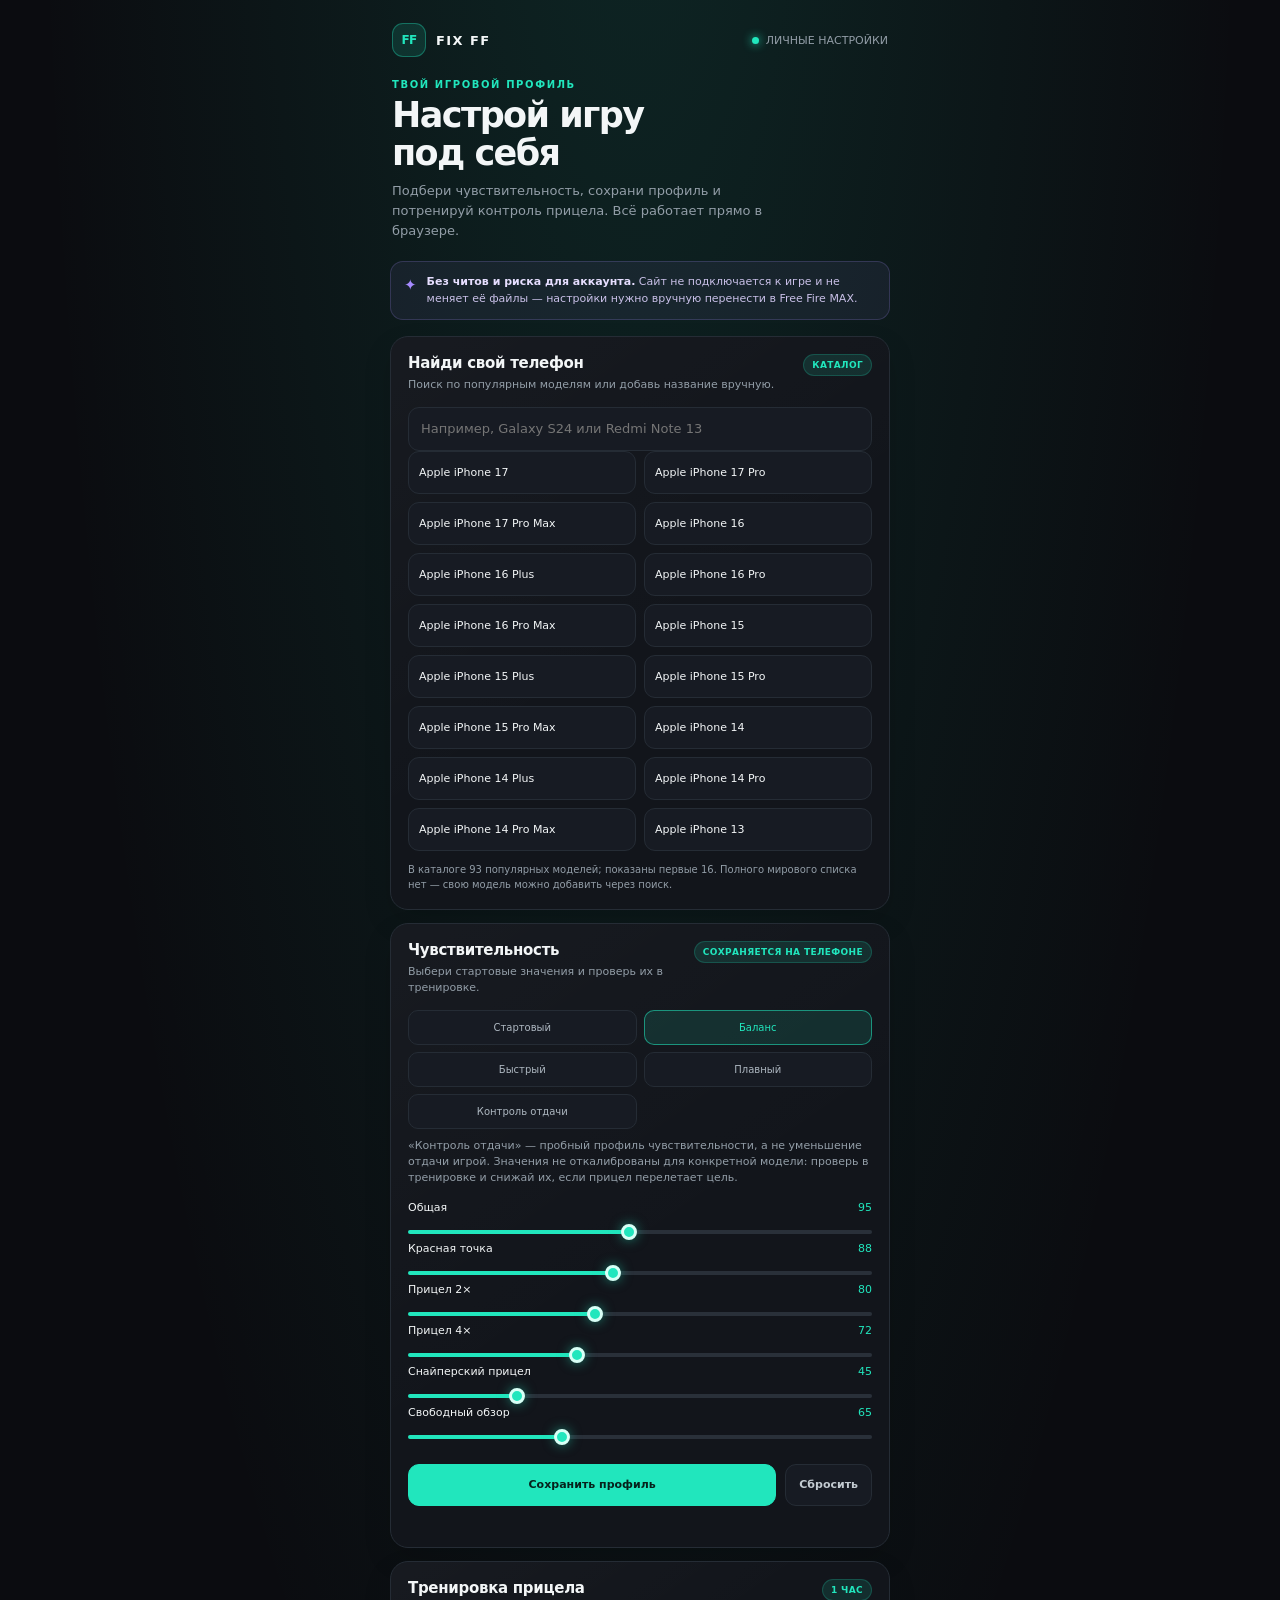
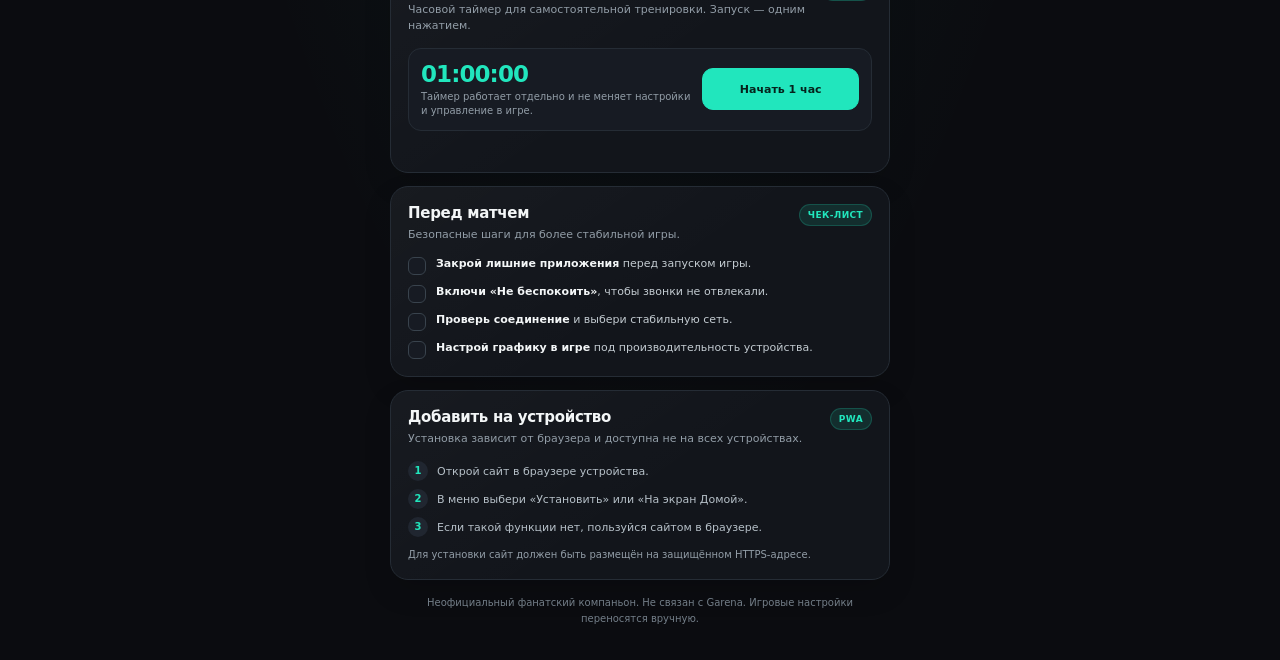
<file: index.html>
<!doctype html>
<html lang="ru">
  <head>
    <meta charset="utf-8">
    <meta name="viewport" content="width=device-width, initial-scale=1, viewport-fit=cover">
    <meta name="theme-color" content="#0b0c10">
    <meta name="description" content="Настройки чувствительности и тренировка для Free Fire MAX. Работает как приложение на iPhone.">
    <title>FIX FF — настройки и тренировка</title>
    <link rel="manifest" href="manifest.webmanifest">
    <link rel="icon" href="icon.svg" type="image/svg+xml">
    <link rel="apple-touch-icon" href="apple-touch-icon.png">
    <style>
      :root {
        color-scheme: dark;
        --bg: #0b0c10;
        --panel: #12151b;
        --panel-soft: #171b23;
        --line: #252c35;
        --text: #f3f6f7;
        --muted: #929da7;
        --accent: #21e6bd;
        --accent-soft: rgba(33, 230, 189, .12);
        --purple: #a68aff;
        --danger: #ff847b;
        font-family: Inter, ui-sans-serif, system-ui, -apple-system, BlinkMacSystemFont, "Segoe UI", sans-serif;
        font-synthesis: none;
      }

      * { box-sizing: border-box; }

      body {
        min-height: 100vh;
        margin: 0;
        padding: max(18px, env(safe-area-inset-top)) 16px max(26px, env(safe-area-inset-bottom));
        background:
          radial-gradient(ellipse at 50% -18%, rgba(33, 230, 189, .12), transparent 38rem),
          var(--bg);
        color: var(--text);
      }

      button, input { font: inherit; }
      button { color: inherit; }
      .shell { width: min(100%, 500px); margin: 0 auto; }
      .topbar { display: flex; align-items: center; justify-content: space-between; margin: 5px 2px 22px; }
      .brand { display: flex; align-items: center; gap: 10px; font-size: 13px; font-weight: 800; letter-spacing: .11em; }
      .brand-mark {
        display: grid;
        width: 34px;
        height: 34px;
        place-items: center;
        border: 1px solid rgba(33, 230, 189, .35);
        border-radius: 11px;
        background: var(--accent-soft);
        color: var(--accent);
        font-size: 12px;
        letter-spacing: -.05em;
      }
      .offline { display: flex; align-items: center; gap: 7px; color: var(--muted); font-size: 11px; }
      .dot { width: 7px; height: 7px; border-radius: 50%; background: var(--accent); box-shadow: 0 0 10px var(--accent); }
      .hero { margin: 0 2px 20px; }
      .eyebrow { color: var(--accent); font-size: 10px; font-weight: 800; letter-spacing: .16em; text-transform: uppercase; }
      h1 { margin: 7px 0 8px; font-size: clamp(26px, 7vw, 35px); letter-spacing: -.045em; line-height: 1.08; }
      .intro { max-width: 390px; margin: 0; color: var(--muted); font-size: 13px; line-height: 1.55; }
      .notice {
        display: flex;
        gap: 10px;
        margin: 0 0 16px;
        padding: 12px 13px;
        border: 1px solid rgba(166, 138, 255, .2);
        border-radius: 13px;
        background: rgba(166, 138, 255, .07);
        color: #c9c0e8;
        font-size: 11px;
        line-height: 1.5;
      }
      .notice strong { color: #e6deff; }
      .notice-icon { flex: 0 0 auto; color: var(--purple); font-size: 15px; }
      .card {
        margin-bottom: 13px;
        padding: 17px;
        border: 1px solid var(--line);
        border-radius: 18px;
        background: linear-gradient(145deg, rgba(255,255,255,.025), transparent 55%), var(--panel);
        box-shadow: 0 12px 28px rgba(0,0,0,.13);
      }
      .card-heading { display: flex; align-items: flex-start; justify-content: space-between; gap: 12px; margin-bottom: 14px; }
      h2 { margin: 0; font-size: 15px; letter-spacing: -.02em; }
      .subheading { margin: 5px 0 0; color: var(--muted); font-size: 11px; line-height: 1.45; }
      .device-note { margin: -7px 0 15px; }
      .tag {
        flex: 0 0 auto;
        padding: 5px 8px;
        border: 1px solid rgba(33, 230, 189, .2);
        border-radius: 20px;
        background: var(--accent-soft);
        color: var(--accent);
        font-size: 9px;
        font-weight: 750;
        letter-spacing: .04em;
      }
      .presets { display: grid; grid-template-columns: repeat(2, minmax(0, 1fr)); gap: 7px; margin-bottom: 16px; }
      .preset {
        min-height: 35px;
        padding: 7px;
        border: 1px solid var(--line);
        border-radius: 10px;
        background: var(--panel-soft);
        color: #aeb8c1;
        font-size: 10px;
        cursor: pointer;
      }
      .preset[aria-pressed="true"] { border-color: rgba(33,230,189,.55); background: var(--accent-soft); color: var(--accent); }
      .slider-row { margin: 0 0 15px; }
      .slider-row:last-child { margin-bottom: 0; }
      .slider-label { display: flex; justify-content: space-between; align-items: center; margin-bottom: 8px; font-size: 11px; }
      .slider-label output { min-width: 30px; color: var(--accent); font-variant-numeric: tabular-nums; text-align: right; }
      input[type="range"] {
        display: block;
        width: 100%;
        height: 20px;
        margin: 0;
        appearance: none;
        background: transparent;
        cursor: pointer;
      }
      input[type="range"]::-webkit-slider-runnable-track { height: 4px; border-radius: 8px; background: linear-gradient(to right, var(--accent) var(--fill, 50%), #293039 var(--fill, 50%)); }
      input[type="range"]::-moz-range-track { height: 4px; border-radius: 8px; background: #293039; }
      input[type="range"]::-moz-range-progress { height: 4px; border-radius: 8px; background: var(--accent); }
      input[type="range"]::-webkit-slider-thumb {
        width: 16px;
        height: 16px;
        margin-top: -6px;
        appearance: none;
        border: 3px solid #d8fff6;
        border-radius: 50%;
        background: var(--accent);
        box-shadow: 0 0 12px rgba(33,230,189,.5);
      }
      input[type="range"]::-moz-range-thumb { width: 10px; height: 10px; border: 3px solid #d8fff6; border-radius: 50%; background: var(--accent); box-shadow: 0 0 12px rgba(33,230,189,.5); }
      .actions { display: flex; gap: 9px; margin-top: 17px; }
      .button {
        min-height: 42px;
        padding: 10px 13px;
        border: 1px solid var(--line);
        border-radius: 11px;
        background: var(--panel-soft);
        font-size: 11px;
        font-weight: 750;
        cursor: pointer;
        transition: transform .15s ease, border-color .15s ease;
      }
      .button:active, .preset:active { transform: scale(.98); }
      .button-primary { flex: 1; border-color: var(--accent); background: var(--accent); color: #06221c; }
      .button-quiet { color: #c3cbd1; }
      .saved-note { min-height: 15px; margin: 9px 0 0; color: var(--accent); font-size: 10px; }
      .device-search { margin-bottom: 12px; }
      .device-search input {
        width: 100%;
        min-height: 44px;
        padding: 10px 12px;
        border: 1px solid var(--line);
        border-radius: 11px;
        outline-color: var(--accent);
        background: var(--panel-soft);
        color: var(--text);
        font-size: 13px;
      }
      .device-results { display: grid; grid-template-columns: repeat(2, minmax(0, 1fr)); gap: 8px; }
      .device-option {
        min-width: 0;
        min-height: 43px;
        padding: 9px 10px;
        border: 1px solid var(--line);
        border-radius: 11px;
        background: var(--panel-soft);
        color: var(--text);
        font-size: 11px;
        text-align: left;
        cursor: pointer;
      }
      .device-option:hover, .device-option:focus-visible { border-color: var(--accent); }
      .device-results-note { margin: 11px 0 0; color: var(--muted); font-size: 10px; line-height: 1.5; }
      .device-screen {
        position: relative;
        overflow: hidden;
        min-height: 176px;
        margin-bottom: 13px;
        padding: 17px;
        border: 1px solid rgba(255, 66, 77, .35);
        border-radius: 18px;
        background: radial-gradient(ellipse at 82% 25%, rgba(255, 28, 48, .34), transparent 55%), linear-gradient(145deg, #260d12, #110d12 72%);
      }
      .device-screen::after {
        position: absolute;
        inset: -45%;
        background: linear-gradient(110deg, transparent 44%, rgba(255, 62, 75, .12) 49%, transparent 54%);
        content: "";
        pointer-events: none;
        animation: red-sweep 5s ease-in-out infinite;
      }
      @keyframes red-sweep {
        0%, 100% { transform: translateX(-28%); opacity: .25; }
        50% { transform: translateX(28%); opacity: .8; }
      }
      .device-screen > * { position: relative; z-index: 1; }
      .device-screen .eyebrow { color: #ff6b75; }
      .device-screen h1 { margin: 8px 0; }
      .device-screen p { max-width: 420px; margin: 0; color: #e6bfc2; font-size: 11px; line-height: 1.5; }
      .device-screen .button { margin-top: 13px; }
      .device-accent { border-color: #ff5966; background: #e93d4b; color: #fff; }
      .shell.is-device-view > :not(.topbar):not(#device-screen):not(#sensitivity-card) { display: none; }
      .shell.is-device-view #sensitivity-card { border-color: rgba(255, 66, 77, .28); }
      .shell.is-device-view #sensitivity-card .slider-label output { color: #ff6b75; }
      .shell.is-device-view #sensitivity-card input[type="range"]::-webkit-slider-runnable-track { background: linear-gradient(to right, #ff5966 var(--fill, 50%), #40272b var(--fill, 50%)); }
      .shell.is-device-view #sensitivity-card input[type="range"]::-moz-range-progress { background: #ff5966; }
      .shell.is-device-view #sensitivity-card input[type="range"]::-webkit-slider-thumb { border-color: #ffe3e5; background: #ff5966; box-shadow: 0 0 12px rgba(255, 63, 77, .5); }
      .shell.is-device-view #sensitivity-card input[type="range"]::-moz-range-thumb { border-color: #ffe3e5; background: #ff5966; box-shadow: 0 0 12px rgba(255, 63, 77, .5); }
      .shell.is-device-view #sensitivity-card .button-primary { border-color: #ff5966; background: #ff5966; color: #260d12; }
      .shell.is-device-view #sensitivity-card .preset[aria-pressed="true"] { border-color: rgba(255,89,102,.6); background: rgba(255,89,102,.13); color: #ff8088; }
      @media (prefers-reduced-motion: reduce) { .device-screen::after { animation: none; } }
      .drill-box { display: flex; align-items: center; justify-content: space-between; gap: 12px; padding: 12px; border: 1px solid var(--line); border-radius: 13px; background: var(--panel-soft); }
      .drill-time { color: var(--accent); font-size: 23px; font-weight: 800; font-variant-numeric: tabular-nums; letter-spacing: -.04em; }
      .drill-copy { margin-top: 3px; color: var(--muted); font-size: 10px; line-height: 1.4; }
      .drill-box .button { min-width: 98px; }
      .tip-list { display: grid; gap: 9px; margin: 0; padding: 0; list-style: none; }
      .tip { display: flex; align-items: flex-start; gap: 10px; color: #c3cbd1; font-size: 11px; line-height: 1.45; }
      .check {
        display: grid;
        flex: 0 0 18px;
        width: 18px;
        height: 18px;
        margin-top: 1px;
        place-items: center;
        border: 1px solid #39434d;
        border-radius: 6px;
        background: #171b23;
        color: #06221c;
        font-size: 11px;
        cursor: pointer;
      }
      .check[aria-pressed="true"] { border-color: var(--accent); background: var(--accent); }
      .tip strong { color: var(--text); font-weight: 650; }
      .install-steps { display: grid; gap: 8px; margin: 13px 0 0; padding: 0; list-style: none; counter-reset: steps; }
      .install-steps li { display: flex; align-items: center; gap: 9px; color: #b6c0c8; font-size: 11px; line-height: 1.4; counter-increment: steps; }
      .install-steps li::before {
        display: grid;
        flex: 0 0 20px;
        width: 20px;
        height: 20px;
        place-items: center;
        border-radius: 50%;
        background: #202630;
        color: var(--accent);
        content: counter(steps);
        font-size: 10px;
        font-weight: 800;
      }
      .install-note { margin: 10px 0 0; color: var(--muted); font-size: 10px; line-height: 1.5; }
      .footer { padding: 2px 4px 8px; color: #737e88; font-size: 10px; line-height: 1.55; text-align: center; }
      .visually-hidden { position: absolute; width: 1px; height: 1px; padding: 0; overflow: hidden; clip: rect(0,0,0,0); white-space: nowrap; clip-path: inset(50%); }
      @media (max-width: 380px) {
        .card-heading { flex-wrap: wrap; }
        .card-heading > div { min-width: 0; }
      }
      @media (prefers-reduced-motion: reduce) { *, *::before, *::after { scroll-behavior: auto !important; transition-duration: .01ms !important; } }
    </style>
  </head>
  <body>
    <main class="shell">
      <header class="topbar">
        <div class="brand"><span class="brand-mark" aria-hidden="true">FF</span><span>FIX FF</span></div>
        <div class="offline"><span class="dot" aria-hidden="true"></span><span>ЛИЧНЫЕ НАСТРОЙКИ</span></div>
      </header>

      <section class="hero" aria-labelledby="page-title">
        <div class="eyebrow">твой игровой профиль</div>
        <h1 id="page-title">Настрой игру<br>под себя</h1>
        <p class="intro">Подбери чувствительность, сохрани профиль и потренируй контроль прицела. Всё работает прямо в браузере.</p>
      </section>

      <aside class="notice">
        <span class="notice-icon" aria-hidden="true">✦</span>
        <span><strong>Без читов и риска для аккаунта.</strong> Сайт не подключается к игре и не меняет её файлы — настройки нужно вручную перенести в Free Fire MAX.</span>
      </aside>

      <section id="device-catalog" class="card" aria-labelledby="device-catalog-title">
        <div class="card-heading">
          <div>
            <h2 id="device-catalog-title">Найди свой телефон</h2>
            <p class="subheading">Поиск по популярным моделям или добавь название вручную.</p>
          </div>
          <span class="tag">КАТАЛОГ</span>
        </div>
        <label class="device-search">
          <span class="visually-hidden">Поиск модели телефона</span>
          <input id="device-search" type="search" maxlength="60" autocomplete="off" placeholder="Например, Galaxy S24 или Redmi Note 13">
        </label>
        <div id="device-results" class="device-results" role="group" aria-label="Результаты поиска телефонов"></div>
        <p id="device-results-note" class="device-results-note" aria-live="polite"></p>
      </section>

      <section id="device-screen" class="device-screen" aria-labelledby="device-title" tabindex="-1" hidden>
        <div class="eyebrow">ПРОФИЛЬ УСТРОЙСТВА</div>
        <h1 id="device-title">Телефон</h1>
        <p>Красное оформление — только тема экрана. Ниже можно вручную настроить и сохранить свой профиль для этой модели. Универсальных проверенных значений для каждого телефона нет.</p>
        <button id="back-to-devices" class="button device-accent" type="button">← К поиску телефонов</button>
      </section>

      <section id="sensitivity-card" class="card" aria-labelledby="sensitivity-title">
        <div class="card-heading">
          <div>
            <h2 id="sensitivity-title">Чувствительность</h2>
            <p class="subheading">Выбери стартовые значения и проверь их в тренировке.</p>
          </div>
          <span class="tag">СОХРАНЯЕТСЯ НА ТЕЛЕФОНЕ</span>
        </div>

        <div class="presets" role="group" aria-label="Готовые профили">
          <button class="preset" type="button" data-preset="starter" aria-pressed="false">Стартовый</button>
          <button class="preset" type="button" data-preset="balanced" aria-pressed="true">Баланс</button>
          <button class="preset" type="button" data-preset="fast" aria-pressed="false">Быстрый</button>
          <button class="preset" type="button" data-preset="steady" aria-pressed="false">Плавный</button>
          <button class="preset" type="button" data-preset="recoil" aria-pressed="false">Контроль отдачи</button>
        </div>
        <p class="subheading device-note">«Контроль отдачи» — пробный профиль чувствительности, а не уменьшение отдачи игрой. Значения не откалиброваны для конкретной модели: проверь в тренировке и снижай их, если прицел перелетает цель.</p>

        <div id="sliders">
          <label class="slider-row">
            <span class="slider-label"><span>Общая</span><output for="general">95</output></span>
            <input id="general" name="general" type="range" min="0" max="200" value="95">
          </label>
          <label class="slider-row">
            <span class="slider-label"><span>Красная точка</span><output for="redDot">88</output></span>
            <input id="redDot" name="redDot" type="range" min="0" max="200" value="88">
          </label>
          <label class="slider-row">
            <span class="slider-label"><span>Прицел 2×</span><output for="scope2">80</output></span>
            <input id="scope2" name="scope2" type="range" min="0" max="200" value="80">
          </label>
          <label class="slider-row">
            <span class="slider-label"><span>Прицел 4×</span><output for="scope4">72</output></span>
            <input id="scope4" name="scope4" type="range" min="0" max="200" value="72">
          </label>
          <label class="slider-row">
            <span class="slider-label"><span>Снайперский прицел</span><output for="sniper">45</output></span>
            <input id="sniper" name="sniper" type="range" min="0" max="200" value="45">
          </label>
          <label class="slider-row">
            <span class="slider-label"><span>Свободный обзор</span><output for="freeLook">65</output></span>
            <input id="freeLook" name="freeLook" type="range" min="0" max="200" value="65">
          </label>
        </div>

        <div class="actions">
          <button id="save-settings" class="button button-primary" type="button">Сохранить профиль</button>
          <button id="reset-settings" class="button button-quiet" type="button">Сбросить</button>
        </div>
        <p id="saved-note" class="saved-note" role="status" aria-live="polite"></p>
      </section>

      <section class="card" aria-labelledby="training-title">
        <div class="card-heading">
          <div>
            <h2 id="training-title">Тренировка прицела</h2>
            <p class="subheading">Часовой таймер для самостоятельной тренировки. Запуск — одним нажатием.</p>
          </div>
          <span class="tag">1 ЧАС</span>
        </div>
        <div class="drill-box">
          <div>
            <div id="timer" class="drill-time" aria-live="off">01:00:00</div>
            <div class="drill-copy">Таймер работает отдельно и не меняет настройки<br>и управление в игре.</div>
          </div>
          <button id="start-drill" class="button button-primary" type="button">Начать 1 час</button>
        </div>
        <p id="drill-status" class="saved-note" role="status" aria-live="polite"></p>
      </section>

      <section class="card" aria-labelledby="optimization-title">
        <div class="card-heading">
          <div>
            <h2 id="optimization-title">Перед матчем</h2>
            <p class="subheading">Безопасные шаги для более стабильной игры.</p>
          </div>
          <span class="tag">ЧЕК-ЛИСТ</span>
        </div>
        <ul class="tip-list">
          <li class="tip"><button class="check" type="button" aria-pressed="false" aria-label="Отметить: закрыть лишние приложения"></button><span><strong>Закрой лишние приложения</strong> перед запуском игры.</span></li>
          <li class="tip"><button class="check" type="button" aria-pressed="false" aria-label="Отметить: включить режим Не беспокоить"></button><span><strong>Включи «Не беспокоить»</strong>, чтобы звонки не отвлекали.</span></li>
          <li class="tip"><button class="check" type="button" aria-pressed="false" aria-label="Отметить: проверить соединение"></button><span><strong>Проверь соединение</strong> и выбери стабильную сеть.</span></li>
          <li class="tip"><button class="check" type="button" aria-pressed="false" aria-label="Отметить: настроить графику в игре"></button><span><strong>Настрой графику в игре</strong> под производительность устройства.</span></li>
        </ul>
      </section>

      <section class="card" aria-labelledby="install-title">
        <div class="card-heading">
          <div>
            <h2 id="install-title">Добавить на устройство</h2>
            <p class="subheading">Установка зависит от браузера и доступна не на всех устройствах.</p>
          </div>
          <span class="tag">PWA</span>
        </div>
        <ol class="install-steps">
          <li>Открой сайт в браузере устройства.</li>
          <li>В меню выбери «Установить» или «На экран Домой».</li>
          <li>Если такой функции нет, пользуйся сайтом в браузере.</li>
        </ol>
        <p class="install-note">Для установки сайт должен быть размещён на защищённом HTTPS-адресе.</p>
      </section>

      <footer class="footer">Неофициальный фанатский компаньон. Не связан с Garena. Игровые настройки переносятся вручную.</footer>
    </main>

    <script>
      (() => {
        const storageKey = "fix-ff-profile-v1";
        const customDevicesKey = "fix-ff-custom-devices-v1";
        const builtInDevices = [
          "Apple iPhone 17", "Apple iPhone 17 Pro", "Apple iPhone 17 Pro Max", "Apple iPhone 16", "Apple iPhone 16 Plus",
          "Apple iPhone 16 Pro", "Apple iPhone 16 Pro Max", "Apple iPhone 15", "Apple iPhone 15 Plus",
          "Apple iPhone 15 Pro", "Apple iPhone 15 Pro Max", "Apple iPhone 14", "Apple iPhone 14 Plus",
          "Apple iPhone 14 Pro", "Apple iPhone 14 Pro Max", "Apple iPhone 13", "Apple iPhone 13 mini",
          "Apple iPhone 13 Pro", "Apple iPhone 13 Pro Max", "Apple iPhone 12", "Apple iPhone 12 Pro",
          "Samsung Galaxy S25", "Samsung Galaxy S25+", "Samsung Galaxy S25 Ultra", "Samsung Galaxy S24",
          "Samsung Galaxy S24+", "Samsung Galaxy S24 Ultra", "Samsung Galaxy S23", "Samsung Galaxy S23 Ultra",
          "Samsung Galaxy S22", "Samsung Galaxy S22 Ultra", "Samsung Galaxy A56", "Samsung Galaxy A55",
          "Samsung Galaxy A36", "Samsung Galaxy A35", "Samsung Galaxy A26", "Samsung Galaxy A25",
          "Samsung Galaxy A16", "Samsung Galaxy A15", "Samsung Galaxy Z Flip6", "Samsung Galaxy Z Fold6",
          "Xiaomi 15", "Xiaomi 15 Ultra", "Xiaomi 14", "Xiaomi 14 Ultra", "Xiaomi 13T", "Xiaomi 13T Pro",
          "Redmi Note 14", "Redmi Note 14 Pro", "Redmi Note 13", "Redmi Note 13 Pro", "Redmi Note 13 Pro+",
          "Redmi Note 12", "Redmi Note 12 Pro", "Redmi 14C", "Redmi 13", "Redmi 12",
          "POCO F7", "POCO F6", "POCO F6 Pro", "POCO X7", "POCO X7 Pro", "POCO X6", "POCO X6 Pro",
          "Google Pixel 9", "Google Pixel 9 Pro", "Google Pixel 9 Pro XL", "Google Pixel 8", "Google Pixel 8 Pro",
          "Google Pixel 7", "Google Pixel 7 Pro", "OnePlus 13", "OnePlus 12", "OnePlus 12R", "OnePlus Nord 4",
          "OnePlus Nord 3", "Motorola Edge 50 Pro", "Motorola Edge 50 Fusion", "Motorola Moto G85",
          "Motorola Moto G75", "HONOR 200", "HONOR 200 Pro", "HONOR X9c", "HONOR X8b",
          "realme 14 Pro+", "realme 13 Pro+", "realme 12 Pro+", "realme GT 6", "realme GT 6T",
          "Huawei nova 13", "Huawei nova 12", "Nothing Phone (3)", "Nothing Phone (2a)"
        ];
        const defaults = { general: 95, redDot: 88, scope2: 80, scope4: 72, sniper: 45, freeLook: 65 };
        const presets = {
          starter: { general: 170, redDot: 160, scope2: 145, scope4: 125, sniper: 80, freeLook: 120 },
          balanced: defaults,
          fast: { general: 120, redDot: 112, scope2: 98, scope4: 86, sniper: 54, freeLook: 82 },
          steady: { general: 78, redDot: 72, scope2: 64, scope4: 56, sniper: 35, freeLook: 52 },
          recoil: { general: 185, redDot: 175, scope2: 155, scope4: 130, sniper: 75, freeLook: 110 }
        };
        const sliderInputs = [...document.querySelectorAll('#sliders input[type="range"]')];
        const saveMessage = document.getElementById("saved-note");
        const shell = document.querySelector(".shell");
        const deviceSearch = document.getElementById("device-search");
        const deviceResults = document.getElementById("device-results");
        const deviceResultsNote = document.getElementById("device-results-note");
        const deviceScreen = document.getElementById("device-screen");
        const deviceTitle = document.getElementById("device-title");
        const saveButton = document.getElementById("save-settings");
        let selectedDevice;

        function profileKey(deviceName) {
          return deviceName ? `${storageKey}:device:${deviceName.toLocaleLowerCase()}` : storageKey;
        }

        function setSlider(input, value) {
          const number = Math.max(Number(input.min), Math.min(Number(input.max), Number(value)));
          input.value = String(number);
          input.parentElement.querySelector("output").value = String(number);
          input.style.setProperty("--fill", `${number / Number(input.max) * 100}%`);
        }

        function readSettings() {
          return Object.fromEntries(sliderInputs.map((input) => [input.name, Number(input.value)]));
        }

        function loadSettings(key = storageKey) {
          try {
            const stored = JSON.parse(localStorage.getItem(key) || (key === storageKey ? "null" : localStorage.getItem(storageKey)));
            if (!stored || typeof stored !== "object" || Array.isArray(stored)) return defaults;
            return Object.fromEntries(sliderInputs.map((input) => {
              const value = stored[input.name];
              return [input.name, Number.isFinite(value) ? value : defaults[input.name]];
            }));
          } catch (error) {
            saveMessage.textContent = "Не удалось прочитать профиль из памяти браузера.";
            console.error("Could not read the saved sensitivity profile.", error);
            return defaults;
          }
        }

        function applySettings(settings) {
          sliderInputs.forEach((input) => setSlider(input, settings[input.name]));
          document.querySelectorAll(".preset").forEach((button) => {
            const preset = presets[button.dataset.preset];
            const selected = Object.keys(preset).every((key) => preset[key] === Number(settings[key]));
            button.setAttribute("aria-pressed", String(selected));
          });
        }

        applySettings(loadSettings());
        sliderInputs.forEach((input) => input.addEventListener("input", () => {
          setSlider(input, input.value);
          document.querySelectorAll(".preset").forEach((button) => button.setAttribute("aria-pressed", "false"));
          saveMessage.textContent = "Изменения не сохранены.";
        }));

        document.querySelectorAll(".preset").forEach((button) => {
          button.addEventListener("click", () => {
            applySettings(presets[button.dataset.preset]);
            saveMessage.textContent = "Профиль выбран — нажми «Сохранить профиль».";
          });
        });

        document.getElementById("save-settings").addEventListener("click", () => {
          try {
            localStorage.setItem(profileKey(selectedDevice), JSON.stringify(readSettings()));
            saveMessage.textContent = selectedDevice
              ? `Профиль для ${selectedDevice} сохранён на этом устройстве.`
              : "Профиль сохранён на этом устройстве.";
          } catch (error) {
            saveMessage.textContent = "Не удалось сохранить профиль. Проверь настройки приватности браузера.";
            console.error("Could not save the sensitivity profile.", error);
          }
        });

        document.getElementById("reset-settings").addEventListener("click", () => {
          applySettings(defaults);
          saveMessage.textContent = "Настройки сброшены. Чтобы сохранить, нажми «Сохранить профиль».";
        });

        function readCustomDevices() {
          try {
            const stored = JSON.parse(localStorage.getItem(customDevicesKey) || "[]");
            if (!Array.isArray(stored) || !stored.every((name) => typeof name === "string")) {
              throw new TypeError("Saved device list has an invalid format.");
            }
            return stored;
          } catch (error) {
            console.error("Could not read the saved device list.", error);
            deviceResultsNote.textContent = "Не удалось прочитать список пользовательских устройств.";
            return [];
          }
        }

        function openDevice(name) {
          selectedDevice = name;
          deviceTitle.textContent = name;
          applySettings(loadSettings(profileKey(name)));
          saveMessage.textContent = "";
          saveButton.textContent = "Сохранить профиль телефона";
          deviceScreen.hidden = false;
          shell.classList.add("is-device-view");
          deviceScreen.focus({ preventScroll: true });
          window.scrollTo(0, 0);
        }

        function renderDevices() {
          const query = deviceSearch.value.trim();
          const normalizedQuery = query.toLocaleLowerCase();
          const allDevices = [...new Set([...builtInDevices, ...readCustomDevices()])];
          const matches = allDevices
            .filter((name) => name.toLocaleLowerCase().includes(normalizedQuery))
            .slice(0, 16);
          deviceResults.replaceChildren();
          matches.forEach((name) => {
            const option = document.createElement("button");
            option.type = "button";
            option.className = "device-option";
            option.textContent = name;
            option.addEventListener("click", () => openDevice(name));
            deviceResults.append(option);
          });

          const hasRelevantMatch = allDevices.some((name) => name.toLocaleLowerCase().includes(normalizedQuery));
          if (query && !hasRelevantMatch) {
            const addButton = document.createElement("button");
            addButton.type = "button";
            addButton.className = "device-option";
            addButton.textContent = `+ Добавить «${query}»`;
            addButton.addEventListener("click", () => {
              const customDevices = readCustomDevices();
              if (!customDevices.some((name) => name.toLocaleLowerCase() === normalizedQuery)) {
                customDevices.push(query);
                try {
                  localStorage.setItem(customDevicesKey, JSON.stringify(customDevices));
                } catch (error) {
                  deviceResultsNote.textContent = "Не удалось сохранить модель. Проверь настройки приватности браузера.";
                  console.error("Could not save the custom device.", error);
                  return;
                }
              }
              openDevice(query);
            });
            deviceResults.append(addButton);
          }

          deviceResultsNote.textContent = query
            ? `Найдено: ${matches.length}${matches.length === 16 ? "+" : ""}. Если модели нет в списке, добавь её вручную.`
            : `В каталоге ${allDevices.length} популярных моделей; показаны первые 16. Полного мирового списка нет — свою модель можно добавить через поиск.`;
        }

        deviceSearch.addEventListener("input", renderDevices);
        renderDevices();
        document.getElementById("back-to-devices").addEventListener("click", () => {
          shell.classList.remove("is-device-view");
          deviceScreen.hidden = true;
          selectedDevice = undefined;
          saveButton.textContent = "Сохранить профиль";
          renderDevices();
          deviceSearch.focus({ preventScroll: true });
          window.scrollTo(0, 0);
        });

        document.querySelectorAll(".check").forEach((button, index) => {
          const checklistKey = `fix-ff-check-${index}`;
          button.setAttribute("aria-pressed", String(localStorage.getItem(checklistKey) === "true"));
          button.textContent = button.getAttribute("aria-pressed") === "true" ? "✓" : "";
          button.addEventListener("click", () => {
            const pressed = button.getAttribute("aria-pressed") !== "true";
            button.setAttribute("aria-pressed", String(pressed));
            button.textContent = pressed ? "✓" : "";
            localStorage.setItem(checklistKey, String(pressed));
          });
        });

        const drillDuration = 60 * 60;
        let remaining = drillDuration;
        let deadline;
        let drillInterval;
        const timer = document.getElementById("timer");
        const startButton = document.getElementById("start-drill");
        const drillStatus = document.getElementById("drill-status");

        function showTime() {
          const hours = Math.floor(remaining / 3600);
          const minutes = Math.floor((remaining % 3600) / 60);
          const seconds = remaining % 60;
          timer.textContent = [hours, minutes, seconds]
            .map((part) => String(part).padStart(2, "0"))
            .join(":");
        }

        function stopDrill() {
          clearInterval(drillInterval);
          drillInterval = undefined;
          deadline = undefined;
        }

        function updateDrill() {
          remaining = Math.max(0, Math.ceil((deadline - Date.now()) / 1000));
          showTime();
          if (remaining === 0) {
            stopDrill();
            startButton.textContent = "Начать снова";
            drillStatus.textContent = "Час тренировки завершён.";
          }
        }

        startButton.addEventListener("click", () => {
          if (drillInterval !== undefined) {
            updateDrill();
            if (drillInterval === undefined) return;
            clearInterval(drillInterval);
            drillInterval = undefined;
            remaining = Math.max(0, Math.ceil((deadline - Date.now()) / 1000));
            deadline = undefined;
            showTime();
            startButton.textContent = "Продолжить";
            return;
          }
          if (remaining === 0) remaining = drillDuration;
          deadline = Date.now() + remaining * 1000;
          startButton.textContent = "Пауза";
          drillStatus.textContent = "";
          updateDrill();
          if (deadline !== undefined) drillInterval = setInterval(updateDrill, 1000);
        });

        if ("serviceWorker" in navigator) {
          window.addEventListener("load", () => {
            navigator.serviceWorker.register("./service-worker.js").catch((error) => {
              console.error("Could not enable offline support.", error);
            });
          });
        }
      })();
    </script>
  </body>
</html>
</file>
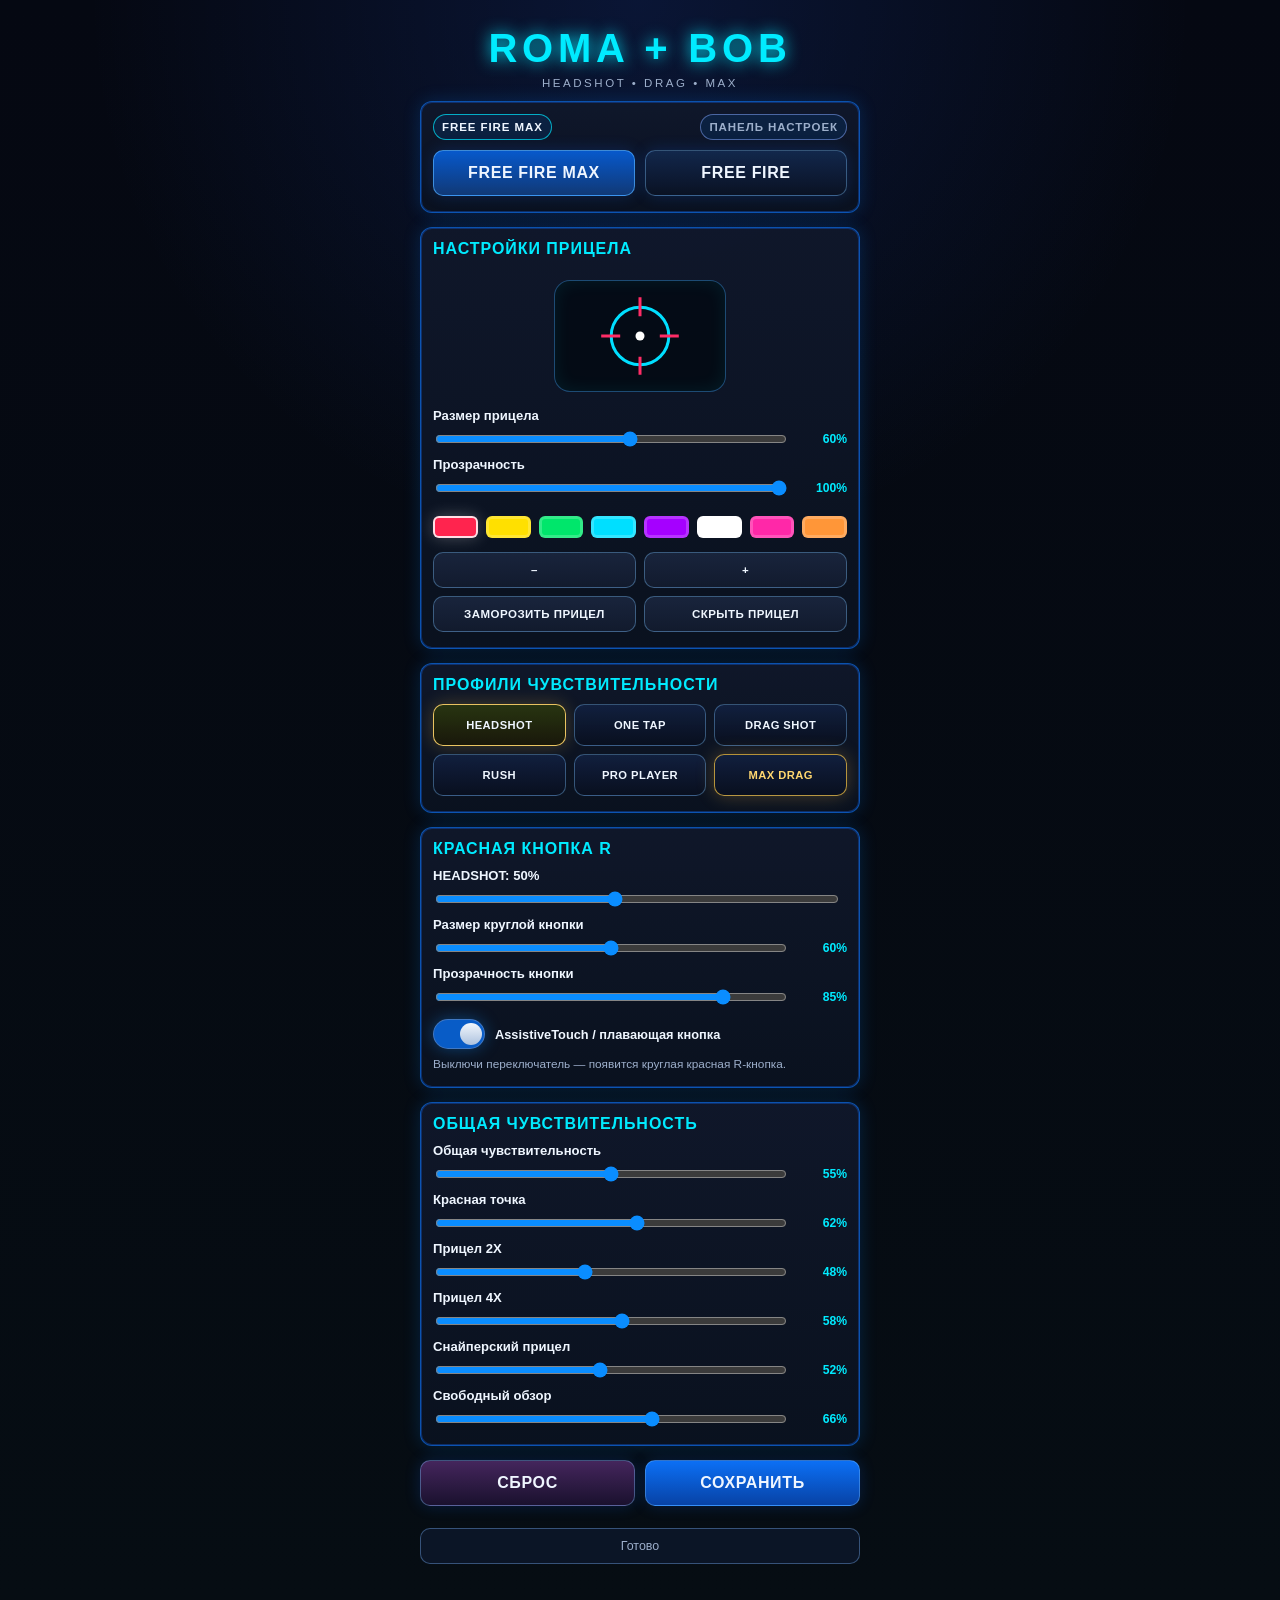
<file: roma-bob/index.html>
<!DOCTYPE html>
<html lang="ru">
  <head>
    <meta charset="UTF-8" />
    <meta name="viewport" content="width=device-width, initial-scale=1.0, viewport-fit=cover" />
    <title>ROMA + BOB</title>
    <link rel="stylesheet" href="styles.css" />
  </head>
  <body>
    <div class="app-shell">
      <header class="topbar">
        <div class="brand-wrap">
          <h1>ROMA + BOB</h1>
          <div class="subtitle">HEADSHOT • DRAG • MAX</div>
        </div>
      </header>

      <main class="panel">
        <section class="card hero-card">
          <div class="section-head">
            <span class="label-tag">FREE FIRE MAX</span>
            <span class="label-tag muted">Панель настроек</span>
          </div>

          <div class="launch-row">
            <button class="action-button primary" data-launch="max">
              <span>FREE FIRE MAX</span>
            </button>
            <button class="action-button secondary" data-launch="normal">
              <span>FREE FIRE</span>
            </button>
          </div>
        </section>

        <section class="card">
          <div class="section-title">НАСТРОЙКИ ПРИЦЕЛА</div>
          <div class="crosshair-preview-wrap">
            <canvas id="crosshairCanvas" width="170" height="110"></canvas>
          </div>

          <div class="range-group">
            <label>Размер прицела</label>
            <div class="range-row">
              <input id="crossSize" type="range" min="10" max="100" value="60" />
              <span id="crossSizeValue">60%</span>
            </div>
          </div>

          <div class="range-group">
            <label>Прозрачность</label>
            <div class="range-row">
              <input id="crossOpacity" type="range" min="10" max="100" value="100" />
              <span id="crossOpacityValue">100%</span>
            </div>
          </div>

          <div class="color-row">
            <button class="color-swatch active" data-color="#ff244e" style="--swatch:#ff244e"></button>
            <button class="color-swatch" data-color="#ffe000" style="--swatch:#ffe000"></button>
            <button class="color-swatch" data-color="#00e66b" style="--swatch:#00e66b"></button>
            <button class="color-swatch" data-color="#00dfff" style="--swatch:#00dfff"></button>
            <button class="color-swatch" data-color="#a500ff" style="--swatch:#a500ff"></button>
            <button class="color-swatch" data-color="#ffffff" style="--swatch:#ffffff"></button>
            <button class="color-swatch" data-color="#ff28a8" style="--swatch:#ff28a8"></button>
            <button class="color-swatch" data-color="#ff9638" style="--swatch:#ff9638"></button>
          </div>

          <div class="mini-controls">
            <button class="mini-button ghost" id="shrinkCrosshair">–</button>
            <button class="mini-button ghost" id="growCrosshair">+</button>
            <button class="mini-button ghost" id="freezeAim">ЗАМОРОЗИТЬ ПРИЦЕЛ</button>
            <button class="mini-button ghost" id="hideAim">СКРЫТЬ ПРИЦЕЛ</button>
          </div>
        </section>

        <section class="card">
          <div class="section-title">ПРОФИЛИ ЧУВСТВИТЕЛЬНОСТИ</div>
          <div class="profile-grid">
            <button class="profile-button active" data-profile="headshot">HEADSHOT</button>
            <button class="profile-button" data-profile="oneTap">ONE TAP</button>
            <button class="profile-button" data-profile="dragShot">DRAG SHOT</button>
            <button class="profile-button" data-profile="rush">RUSH</button>
            <button class="profile-button" data-profile="proPlayer">PRO PLAYER</button>
            <button class="profile-button max-drag" data-profile="maxDrag">MAX DRAG</button>
          </div>
        </section>

        <section class="card">
          <div class="section-title">КРАСНАЯ КНОПКА R</div>

          <div class="range-group">
            <label>HEADSHOT: <span id="headshotValue">50%</span></label>
            <div class="range-row">
              <input id="headshot" type="range" min="10" max="100" value="50" />
            </div>
          </div>

          <div class="range-group">
            <label>Размер круглой кнопки</label>
            <div class="range-row">
              <input id="buttonSize" type="range" min="20" max="100" value="60" />
              <span id="buttonSizeValue">60%</span>
            </div>
          </div>

          <div class="range-group">
            <label>Прозрачность кнопки</label>
            <div class="range-row">
              <input id="buttonOpacity" type="range" min="10" max="100" value="85" />
              <span id="buttonOpacityValue">85%</span>
            </div>
          </div>

          <div class="toggle-row">
            <label class="switch">
              <input id="assistToggle" type="checkbox" />
              <span class="slider"></span>
            </label>
            <span>AssistiveTouch / плавающая кнопка</span>
          </div>

          <div class="float-note">Выключи переключатель — появится круглая красная R-кнопка.</div>
        </section>

        <section class="card">
          <div class="section-title">ОБЩАЯ ЧУВСТВИТЕЛЬНОСТЬ</div>

          <div class="range-group">
            <label>Общая чувствительность</label>
            <div class="range-row">
              <input id="generalSens" type="range" min="10" max="100" value="55" />
              <span id="generalSensValue">55%</span>
            </div>
          </div>

          <div class="range-group">
            <label>Красная точка</label>
            <div class="range-row">
              <input id="redDot" type="range" min="10" max="100" value="62" />
              <span id="redDotValue">62%</span>
            </div>
          </div>

          <div class="range-group">
            <label>Прицел 2X</label>
            <div class="range-row">
              <input id="scope2x" type="range" min="10" max="100" value="48" />
              <span id="scope2xValue">48%</span>
            </div>
          </div>

          <div class="range-group">
            <label>Прицел 4X</label>
            <div class="range-row">
              <input id="scope4x" type="range" min="10" max="100" value="58" />
              <span id="scope4xValue">58%</span>
            </div>
          </div>

          <div class="range-group">
            <label>Снайперский прицел</label>
            <div class="range-row">
              <input id="sniper" type="range" min="10" max="100" value="52" />
              <span id="sniperValue">52%</span>
            </div>
          </div>

          <div class="range-group">
            <label>Свободный обзор</label>
            <div class="range-row">
              <input id="freeLook" type="range" min="10" max="100" value="66" />
              <span id="freeLookValue">66%</span>
            </div>
          </div>
        </section>

        <div class="footer-actions">
          <button class="action-button reset" id="resetApp">СБРОС</button>
          <button class="action-button accent" id="saveSettings">СОХРАНИТЬ</button>
        </div>

        <div id="statusBar" class="status-bar">Готово</div>
      </main>
    </div>

    <div id="floatingR" class="floating-r hidden" aria-label="Floating R button">
      <span>R</span>
    </div>

    <aside id="rPanel" class="r-panel hidden" aria-label="R control panel">
      <div class="panel-header">
        <div class="panel-title">ROMA + BOB</div>
      </div>
      <div class="r-preview-wrap">
        <canvas id="rPreviewCanvas" width="170" height="170"></canvas>
      </div>

      <div class="range-group compact">
        <label>Размер круглой кнопки</label>
        <div class="range-row">
          <input id="floatingSize" type="range" min="20" max="100" value="60" />
          <span id="floatingSizeValue">60%</span>
        </div>
      </div>

      <div class="range-group compact">
        <label>Прозрачность</label>
        <div class="range-row">
          <input id="floatingOpacity" type="range" min="10" max="100" value="85" />
          <span id="floatingOpacityValue">85%</span>
        </div>
      </div>

      <div class="r-actions">
        <button id="freezeRButton" class="action-button accent">ЗАМОРОЗИТЬ ПОЗИЦИЮ</button>
        <button id="closeRPanel" class="action-button secondary">ЗАКРЫТЬ</button>
      </div>
    </aside>

    <script src="app.js"></script>
  </body>
</html>
</file>
<file: roma-bob/styles.css>
:root {
  --bg: #050812;
  --bg-2: #0a1120;
  --card: rgba(16, 24, 43, 0.92);
  --panel: rgba(12, 20, 36, 0.95);
  --blue: #0a8dff;
  --blue-2: #3ec7ff;
  --cyan: #00ebff;
  --red: #ff294f;
  --red-2: #ff7a8e;
  --gold: #ffd76f;
  --white: #eff6ff;
  --muted: #9dafcb;
  --line: rgba(59, 110, 196, 0.5);
  --shadow: 0 0 20px rgba(15, 142, 255, 0.35);
}

* {
  box-sizing: border-box;
}

html, body {
  margin: 0;
  min-height: 100%;
  background: var(--bg);
  color: var(--white);
  font-family: Arial, Helvetica, sans-serif;
}

body {
  display: flex;
  justify-content: center;
  padding: 18px 12px 40px;
  background:
    radial-gradient(circle at top, rgba(38, 98, 255, 0.15), transparent 32%),
    linear-gradient(180deg, #050812 0%, #060d13 100%);
}

button, input {
  font: inherit;
}

.app-shell {
  width: min(100%, 440px);
  min-height: 100vh;
  background: transparent;
}

.topbar {
  text-align: center;
  padding-top: 8px;
  padding-bottom: 12px;
}

.brand-wrap h1 {
  margin: 0;
  font-size: clamp(2rem, 5vw, 2.5rem);
  font-weight: 700;
  color: var(--cyan);
  letter-spacing: 0.12em;
  text-shadow: 0 0 16px rgba(0, 232, 255, 0.9);
}

.subtitle {
  margin-top: 6px;
  color: var(--muted);
  letter-spacing: 0.22em;
  font-size: 0.72rem;
}

.panel {
  display: flex;
  flex-direction: column;
  gap: 14px;
}

.card {
  background: linear-gradient(180deg, rgba(16, 24, 43, 0.95), rgba(10, 18, 32, 0.96));
  border: 1px solid rgba(12, 120, 255, 0.64);
  border-radius: 12px;
  box-shadow: inset 0 0 0 1px rgba(18, 81, 189, 0.45), 0 0 18px rgba(8, 131, 255, 0.2);
  padding: 12px 12px 16px;
}

.section-head {
  display: flex;
  align-items: center;
  justify-content: space-between;
  margin-bottom: 10px;
}

.label-tag {
  display: inline-flex;
  align-items: center;
  justify-content: center;
  min-height: 26px;
  padding: 4px 8px;
  background: rgba(6, 95, 190, 0.16);
  border: 1px solid rgba(0, 234, 255, 0.7);
  border-radius: 999px;
  color: var(--white);
  font-size: 0.72rem;
  font-weight: 700;
  letter-spacing: 0.08em;
  text-transform: uppercase;
}

.label-tag.muted {
  color: var(--muted);
  border-color: rgba(121, 154, 232, 0.58);
}

.launch-row,
.footer-actions {
  display: grid;
  grid-template-columns: 1fr 1fr;
  gap: 10px;
}

.action-button,
.profile-button,
.mini-button {
  border: 1px solid rgba(125, 195, 255, 0.38);
  border-radius: 10px;
  background: linear-gradient(180deg, rgba(17, 36, 74, 0.95), rgba(13, 26, 52, 0.95));
  color: var(--white);
  font-weight: 700;
  letter-spacing: 0.04em;
  cursor: pointer;
  transition: transform 0.15s ease, box-shadow 0.15s ease, border-color 0.15s ease;
}

.action-button {
  min-height: 46px;
  padding: 10px 12px;
  box-shadow: 0 0 16px rgba(19, 103, 255, 0.2);
}

.action-button.primary {
  background: linear-gradient(180deg, rgba(7, 93, 213, 0.95), rgba(17, 58, 120, 0.98));
  border-color: rgba(82, 174, 255, 0.7);
}

.action-button.secondary {
  background: linear-gradient(180deg, rgba(19, 41, 78, 0.95), rgba(10, 18, 36, 0.98));
}

.action-button.accent {
  background: linear-gradient(180deg, rgba(12, 116, 255, 0.96), rgba(8, 69, 172, 0.96));
}

.action-button.reset {
  background: linear-gradient(180deg, rgba(71, 39, 96, 0.96), rgba(27, 18, 48, 0.96));
}

.action-button:hover,
.profile-button:hover,
.mini-button:hover,
.color-swatch:hover {
  transform: translateY(-1px);
  box-shadow: 0 0 18px rgba(22, 169, 255, 0.33);
}

.section-title {
  margin: 0 0 10px;
  font-weight: 700;
  font-size: 1rem;
  color: var(--cyan);
  letter-spacing: 0.06em;
}

.crosshair-preview-wrap {
  display: flex;
  align-items: center;
  justify-content: center;
  padding: 12px 0 8px;
}

#crosshairCanvas,
#rPreviewCanvas {
  background: rgba(4, 11, 20, 0.9);
  border-radius: 16px;
  border: 1px solid rgba(58, 145, 220, 0.48);
  box-shadow: inset 0 0 18px rgba(0, 251, 255, 0.08);
}

.range-group {
  margin-top: 8px;
}

.range-group label {
  display: block;
  margin-bottom: 6px;
  color: var(--white);
  font-size: 0.82rem;
  font-weight: 700;
}

.range-row {
  display: grid;
  grid-template-columns: 1fr auto;
  align-items: center;
  gap: 10px;
}

input[type="range"] {
  width: 100%;
  accent-color: var(--blue);
}

.range-row span {
  min-width: 52px;
  text-align: right;
  color: var(--cyan);
  font-size: 0.76rem;
  font-weight: 700;
}

.color-row {
  display: grid;
  grid-template-columns: repeat(8, minmax(0, 1fr));
  gap: 8px;
  margin-top: 18px;
}

.color-swatch {
  width: 100%;
  height: 22px;
  border: 2px solid rgba(255, 255, 255, 0.2);
  border-radius: 6px;
  background: var(--swatch);
  cursor: pointer;
  box-shadow: inset 0 0 0 1px rgba(255, 255, 255, 0.2);
}

.color-swatch.active {
  border-color: rgba(255, 255, 255, 0.85);
  box-shadow: 0 0 16px rgba(255, 255, 255, 0.25);
}

.mini-controls {
  display: flex;
  flex-wrap: wrap;
  gap: 8px;
  margin-top: 14px;
}

.mini-button {
  flex: 1 1 48%;
  min-height: 36px;
  padding: 8px 10px;
  font-size: 0.72rem;
}

.mini-button.ghost {
  background: linear-gradient(180deg, rgba(26, 38, 62, 0.95), rgba(18, 27, 46, 0.98));
}

.profile-grid {
  display: grid;
  grid-template-columns: repeat(3, minmax(0, 1fr));
  gap: 8px;
}

.profile-button {
  min-height: 42px;
  background: linear-gradient(180deg, rgba(18, 32, 64, 0.95), rgba(9, 16, 31, 0.96));
  font-size: 0.7rem;
}

.profile-button.active {
  border-color: rgba(255, 213, 107, 0.9);
  box-shadow: 0 0 18px rgba(255, 199, 61, 0.24);
  background: linear-gradient(180deg, rgba(42, 54, 16, 0.95), rgba(26, 25, 10, 0.96));
}

.profile-button.max-drag {
  color: var(--gold);
  border-color: rgba(255, 203, 69, 0.7);
  box-shadow: 0 0 18px rgba(255, 195, 79, 0.26);
}

.toggle-row {
  display: flex;
  align-items: center;
  gap: 10px;
  margin-top: 12px;
  margin-bottom: 8px;
}

.toggle-row span {
  color: var(--white);
  font-size: 0.8rem;
  font-weight: 700;
}

.switch {
  position: relative;
  display: inline-block;
  width: 52px;
  height: 30px;
}

.switch input {
  opacity: 0;
  width: 0;
  height: 0;
}

.slider {
  position: absolute;
  inset: 0;
  background: rgba(46, 60, 82, 0.95);
  border-radius: 999px;
  border: 1px solid rgba(111, 144, 194, 0.54);
  transition: 0.2s ease;
}

.slider::before {
  content: "";
  position: absolute;
  width: 22px;
  height: 22px;
  left: 4px;
  top: 3px;
  border-radius: 50%;
  background: linear-gradient(180deg, rgba(255,255,255,0.95), rgba(182,200,224,0.95));
  transition: 0.2s ease;
}

.switch input:checked + .slider {
  background: rgba(9, 118, 255, 0.75);
  box-shadow: 0 0 16px rgba(18, 143, 255, 0.36);
}

.switch input:checked + .slider::before {
  transform: translateX(22px);
}

.float-note {
  color: var(--muted);
  font-size: 0.74rem;
  margin-top: 2px;
}

.status-bar {
  margin-top: 8px;
  padding: 10px 12px;
  border-radius: 10px;
  background: rgba(12, 22, 40, 0.96);
  border: 1px solid rgba(125, 181, 255, 0.38);
  color: var(--muted);
  text-align: center;
  font-size: 0.78rem;
}

.floating-r {
  position: fixed;
  z-index: 30;
  width: 62px;
  height: 62px;
  border-radius: 50%;
  display: flex;
  align-items: center;
  justify-content: center;
  color: #fff;
  font-weight: 800;
  font-size: 1.6rem;
  background: linear-gradient(180deg, rgba(255, 50, 98, 0.95), rgba(183, 14, 54, 0.96));
  border: 2px solid rgba(255, 178, 196, 0.9);
  box-shadow: 0 0 30px rgba(255, 65, 112, 0.5);
  user-select: none;
  cursor: grab;
}

.floating-r:active {
  cursor: grabbing;
}

.floating-r.hidden,
.r-panel.hidden {
  display: none;
}

.r-panel {
  position: fixed;
  right: 20px;
  top: 110px;
  width: min(92vw, 360px);
  background: rgba(8, 14, 27, 0.93);
  border: 1px solid rgba(78, 155, 255, 0.7);
  border-radius: 18px;
  box-shadow: 0 0 28px rgba(18, 120, 255, 0.22);
  padding: 12px;
  z-index: 31;
}

.panel-header {
  text-align: center;
  padding-bottom: 10px;
}

.panel-title {
  color: var(--cyan);
  font-weight: 700;
  letter-spacing: 0.12em;
}

.r-preview-wrap {
  display: flex;
  justify-content: center;
  padding: 10px 0 12px;
}

.r-actions {
  display: grid;
  gap: 10px;
  margin-top: 12px;
}

@media (max-width: 420px) {
  body {
    padding-left: 10px;
    padding-right: 10px;
  }
}
</file>
